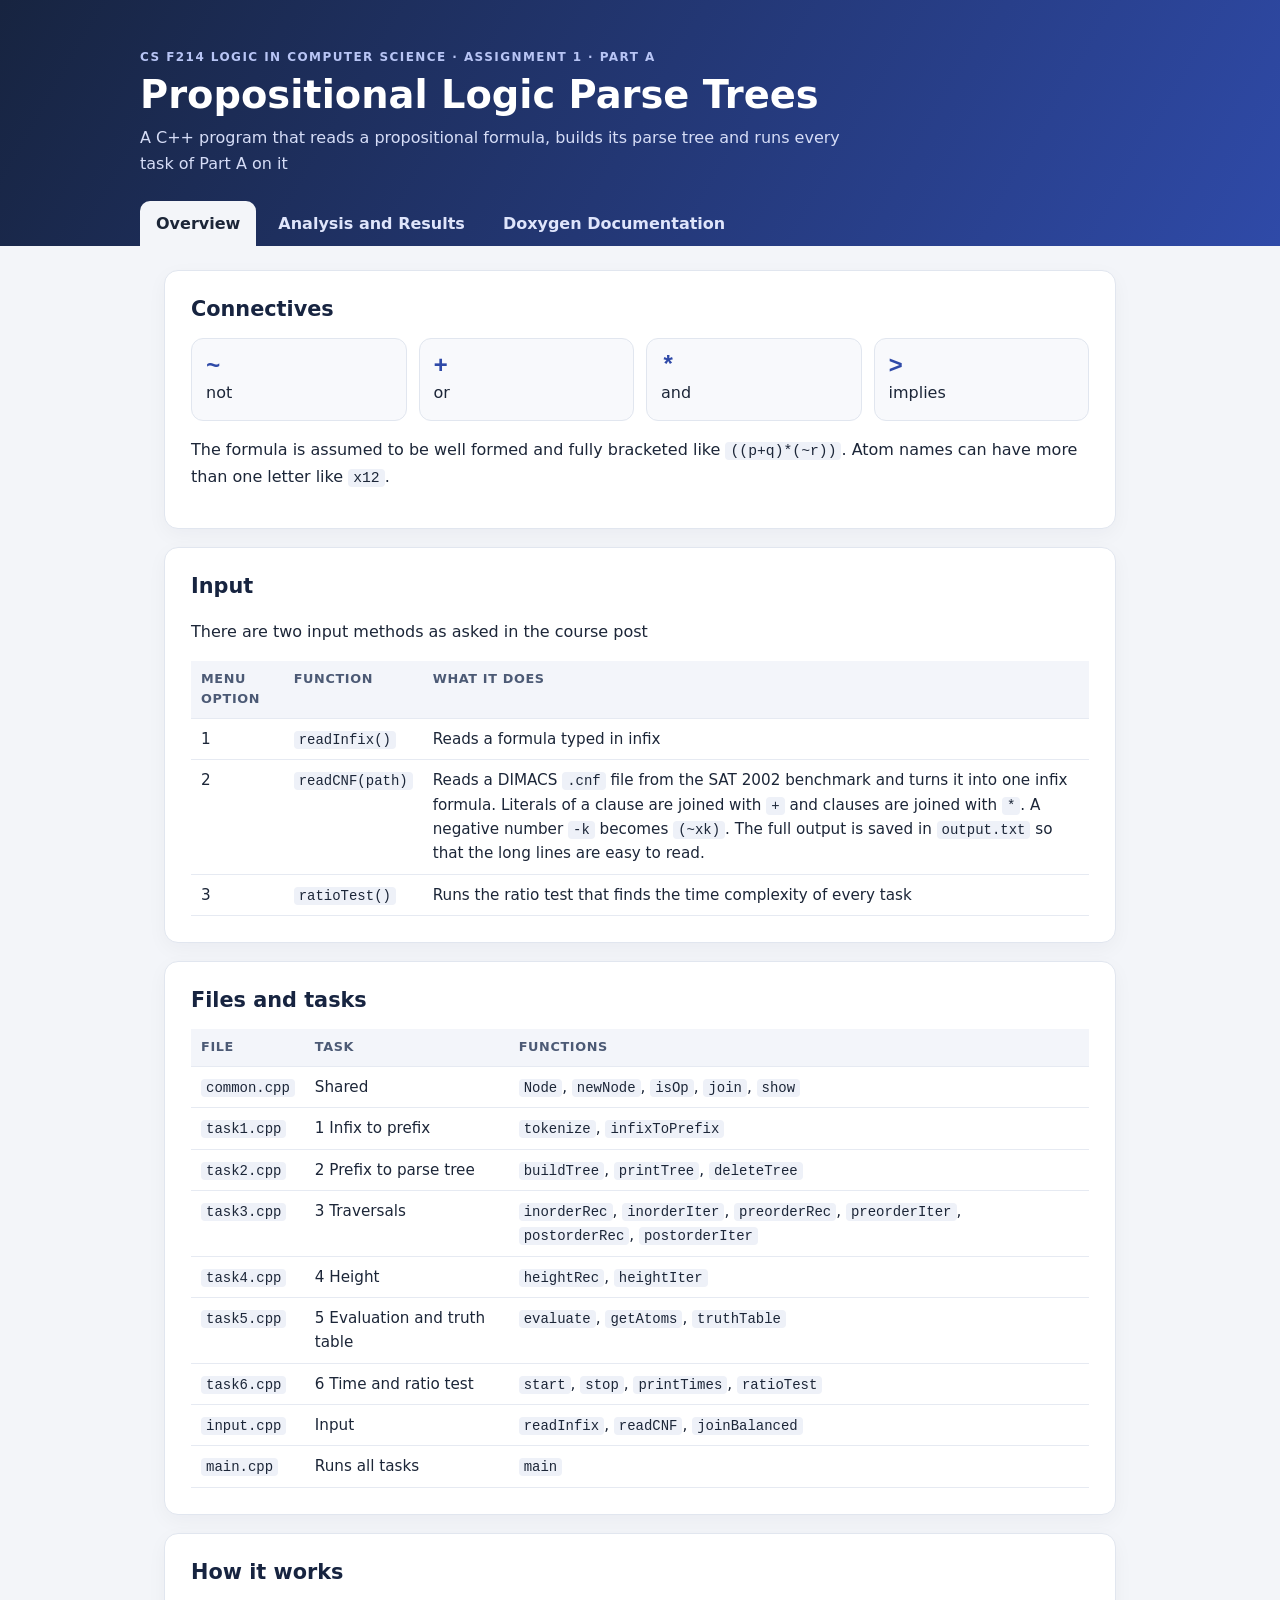
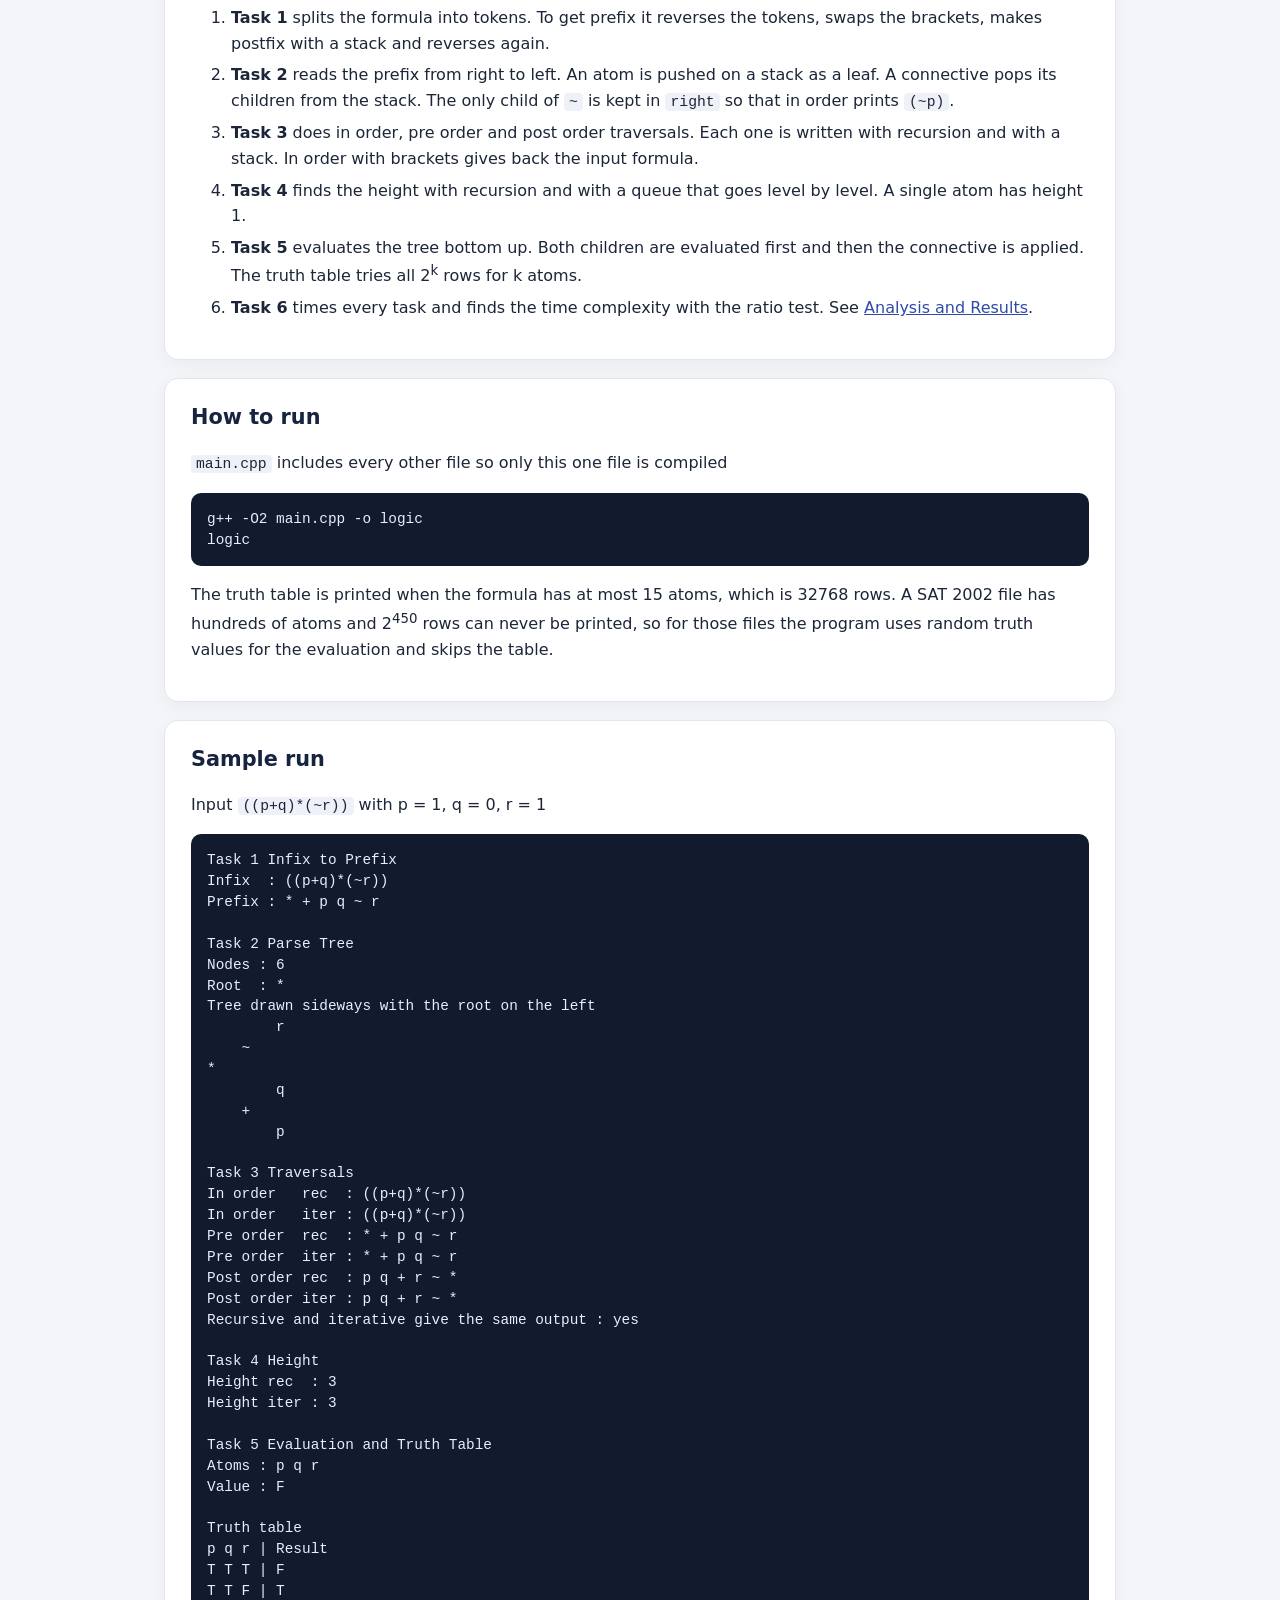
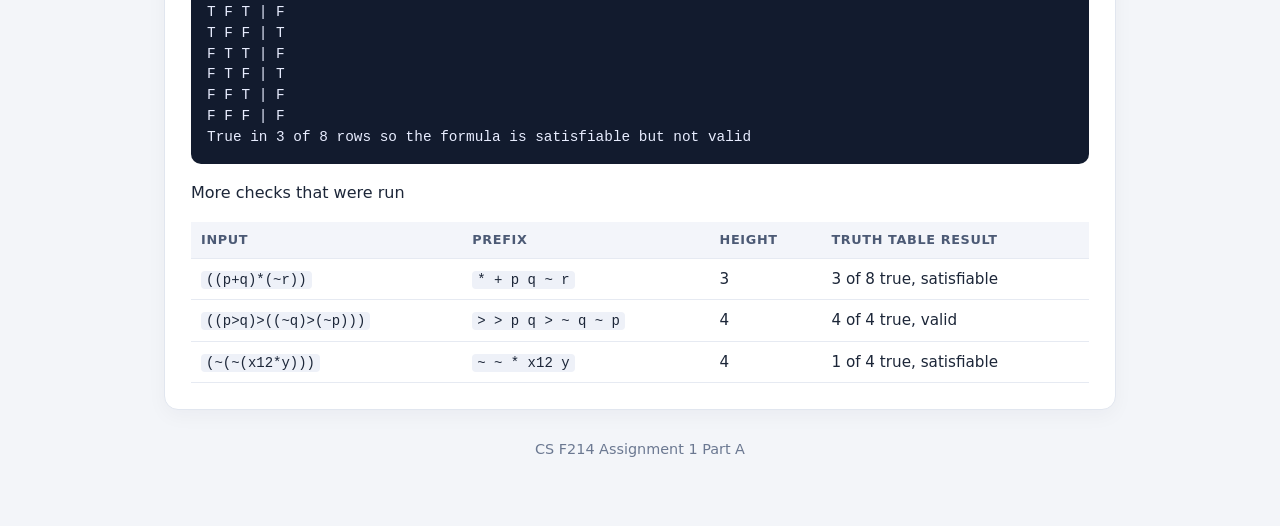
<file: index.html>
<!DOCTYPE html>
<html lang="en">
<head>
<meta charset="utf-8">
<meta name="viewport" content="width=device-width, initial-scale=1">
<title>CS F214 Assignment 1 Part A</title>
<link rel="stylesheet" href="style.css">
</head>
<body>

<header>
  <div class="tag">CS F214 Logic in Computer Science &middot; Assignment 1 &middot; Part A</div>
  <h1>Propositional Logic Parse Trees</h1>
  <p>A C++ program that reads a propositional formula, builds its parse tree and runs every task of Part A on it</p>
  <nav>
    <a class="active" href="index.html">Overview</a>
    <a href="analysis.html">Analysis and Results</a>
    <a href="../Doxygen_HTML/html/index.html">Doxygen Documentation</a>
  </nav>
</header>

<main>

<section>
  <h2>Connectives</h2>
  <div class="cards">
    <div class="card"><div class="sym">~</div>not</div>
    <div class="card"><div class="sym">+</div>or</div>
    <div class="card"><div class="sym">*</div>and</div>
    <div class="card"><div class="sym">&gt;</div>implies</div>
  </div>
  <p>The formula is assumed to be well formed and fully bracketed like <code>((p+q)*(~r))</code>. Atom names can have more than one letter like <code>x12</code>.</p>
</section>

<section>
  <h2>Input</h2>
  <p>There are two input methods as asked in the course post</p>
  <table>
    <tr><th>Menu option</th><th>Function</th><th>What it does</th></tr>
    <tr><td>1</td><td><code>readInfix()</code></td><td>Reads a formula typed in infix</td></tr>
    <tr><td>2</td><td><code>readCNF(path)</code></td><td>Reads a DIMACS <code>.cnf</code> file from the SAT 2002 benchmark and turns it into one infix formula. Literals of a clause are joined with <code>+</code> and clauses are joined with <code>*</code>. A negative number <code>-k</code> becomes <code>(~xk)</code>. The full output is saved in <code>output.txt</code> so that the long lines are easy to read.</td></tr>
    <tr><td>3</td><td><code>ratioTest()</code></td><td>Runs the ratio test that finds the time complexity of every task</td></tr>
  </table>
</section>

<section>
  <h2>Files and tasks</h2>
  <table>
    <tr><th>File</th><th>Task</th><th>Functions</th></tr>
    <tr><td><code>common.cpp</code></td><td>Shared</td><td><code>Node</code>, <code>newNode</code>, <code>isOp</code>, <code>join</code>, <code>show</code></td></tr>
    <tr><td><code>task1.cpp</code></td><td>1 Infix to prefix</td><td><code>tokenize</code>, <code>infixToPrefix</code></td></tr>
    <tr><td><code>task2.cpp</code></td><td>2 Prefix to parse tree</td><td><code>buildTree</code>, <code>printTree</code>, <code>deleteTree</code></td></tr>
    <tr><td><code>task3.cpp</code></td><td>3 Traversals</td><td><code>inorderRec</code>, <code>inorderIter</code>, <code>preorderRec</code>, <code>preorderIter</code>, <code>postorderRec</code>, <code>postorderIter</code></td></tr>
    <tr><td><code>task4.cpp</code></td><td>4 Height</td><td><code>heightRec</code>, <code>heightIter</code></td></tr>
    <tr><td><code>task5.cpp</code></td><td>5 Evaluation and truth table</td><td><code>evaluate</code>, <code>getAtoms</code>, <code>truthTable</code></td></tr>
    <tr><td><code>task6.cpp</code></td><td>6 Time and ratio test</td><td><code>start</code>, <code>stop</code>, <code>printTimes</code>, <code>ratioTest</code></td></tr>
    <tr><td><code>input.cpp</code></td><td>Input</td><td><code>readInfix</code>, <code>readCNF</code>, <code>joinBalanced</code></td></tr>
    <tr><td><code>main.cpp</code></td><td>Runs all tasks</td><td><code>main</code></td></tr>
  </table>
</section>

<section>
  <h2>How it works</h2>
  <ol>
    <li><b>Task 1</b> splits the formula into tokens. To get prefix it reverses the tokens, swaps the brackets, makes postfix with a stack and reverses again.</li>
    <li><b>Task 2</b> reads the prefix from right to left. An atom is pushed on a stack as a leaf. A connective pops its children from the stack. The only child of <code>~</code> is kept in <code>right</code> so that in order prints <code>(~p)</code>.</li>
    <li><b>Task 3</b> does in order, pre order and post order traversals. Each one is written with recursion and with a stack. In order with brackets gives back the input formula.</li>
    <li><b>Task 4</b> finds the height with recursion and with a queue that goes level by level. A single atom has height 1.</li>
    <li><b>Task 5</b> evaluates the tree bottom up. Both children are evaluated first and then the connective is applied. The truth table tries all 2<sup>k</sup> rows for k atoms.</li>
    <li><b>Task 6</b> times every task and finds the time complexity with the ratio test. See <a href="analysis.html">Analysis and Results</a>.</li>
  </ol>
</section>

<section>
  <h2>How to run</h2>
  <p><code>main.cpp</code> includes every other file so only this one file is compiled</p>
<pre>g++ -O2 main.cpp -o logic
logic</pre>
  <p>The truth table is printed when the formula has at most 15 atoms, which is 32768 rows. A SAT 2002 file has hundreds of atoms and 2<sup>450</sup> rows can never be printed, so for those files the program uses random truth values for the evaluation and skips the table.</p>
</section>

<section>
  <h2>Sample run</h2>
  <p>Input <code>((p+q)*(~r))</code> with p = 1, q = 0, r = 1</p>
<pre>Task 1 Infix to Prefix
Infix  : ((p+q)*(~r))
Prefix : * + p q ~ r

Task 2 Parse Tree
Nodes : 6
Root  : *
Tree drawn sideways with the root on the left
        r
    ~
*
        q
    +
        p

Task 3 Traversals
In order   rec  : ((p+q)*(~r))
In order   iter : ((p+q)*(~r))
Pre order  rec  : * + p q ~ r
Pre order  iter : * + p q ~ r
Post order rec  : p q + r ~ *
Post order iter : p q + r ~ *
Recursive and iterative give the same output : yes

Task 4 Height
Height rec  : 3
Height iter : 3

Task 5 Evaluation and Truth Table
Atoms : p q r
Value : F

Truth table
p q r | Result
T T T | F
T T F | T
T F T | F
T F F | T
F T T | F
F T F | T
F F T | F
F F F | F
True in 3 of 8 rows so the formula is satisfiable but not valid</pre>
  <p>More checks that were run</p>
  <table>
    <tr><th>Input</th><th>Prefix</th><th>Height</th><th>Truth table result</th></tr>
    <tr><td><code>((p+q)*(~r))</code></td><td><code>* + p q ~ r</code></td><td>3</td><td>3 of 8 true, satisfiable</td></tr>
    <tr><td><code>((p&gt;q)&gt;((~q)&gt;(~p)))</code></td><td><code>&gt; &gt; p q &gt; ~ q ~ p</code></td><td>4</td><td>4 of 4 true, valid</td></tr>
    <tr><td><code>(~(~(x12*y)))</code></td><td><code>~ ~ * x12 y</code></td><td>4</td><td>1 of 4 true, satisfiable</td></tr>
  </table>
</section>

<footer>CS F214 Assignment 1 Part A</footer>
</main>
</body>
</html>
</file>
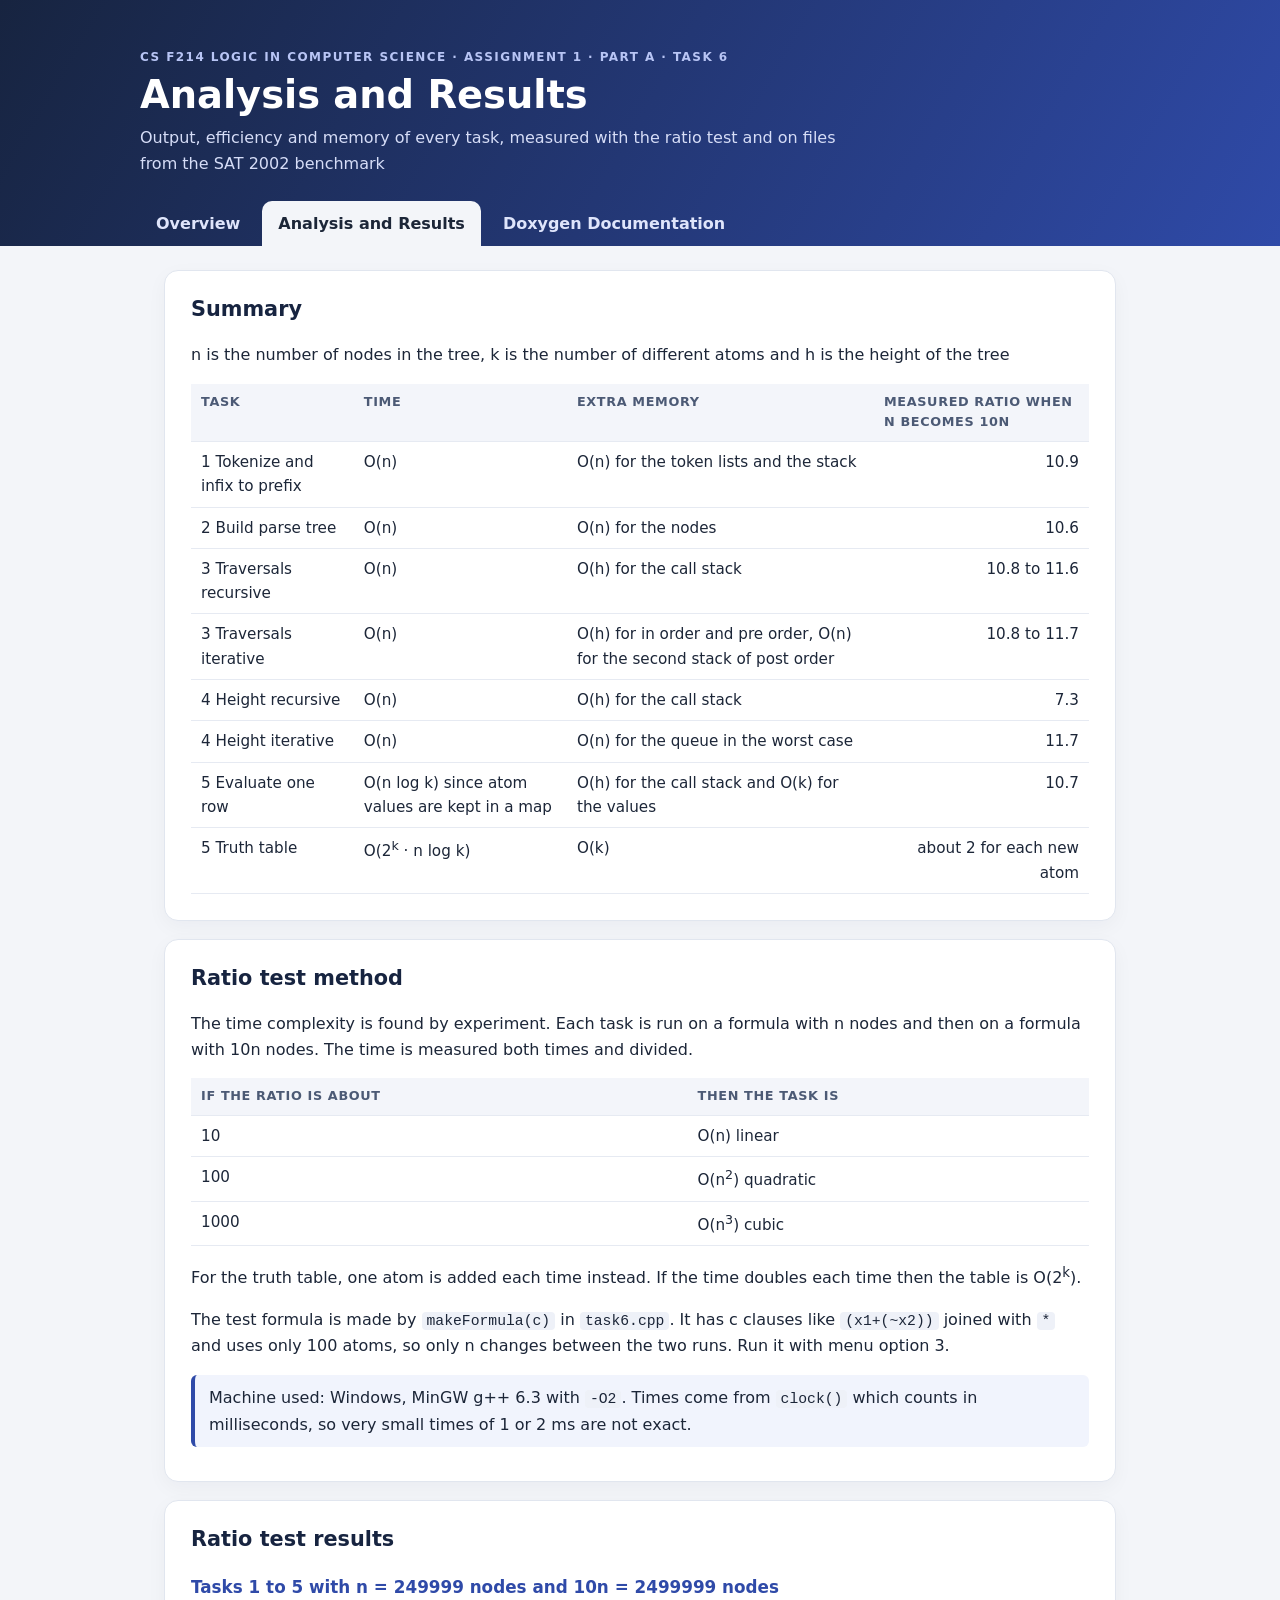
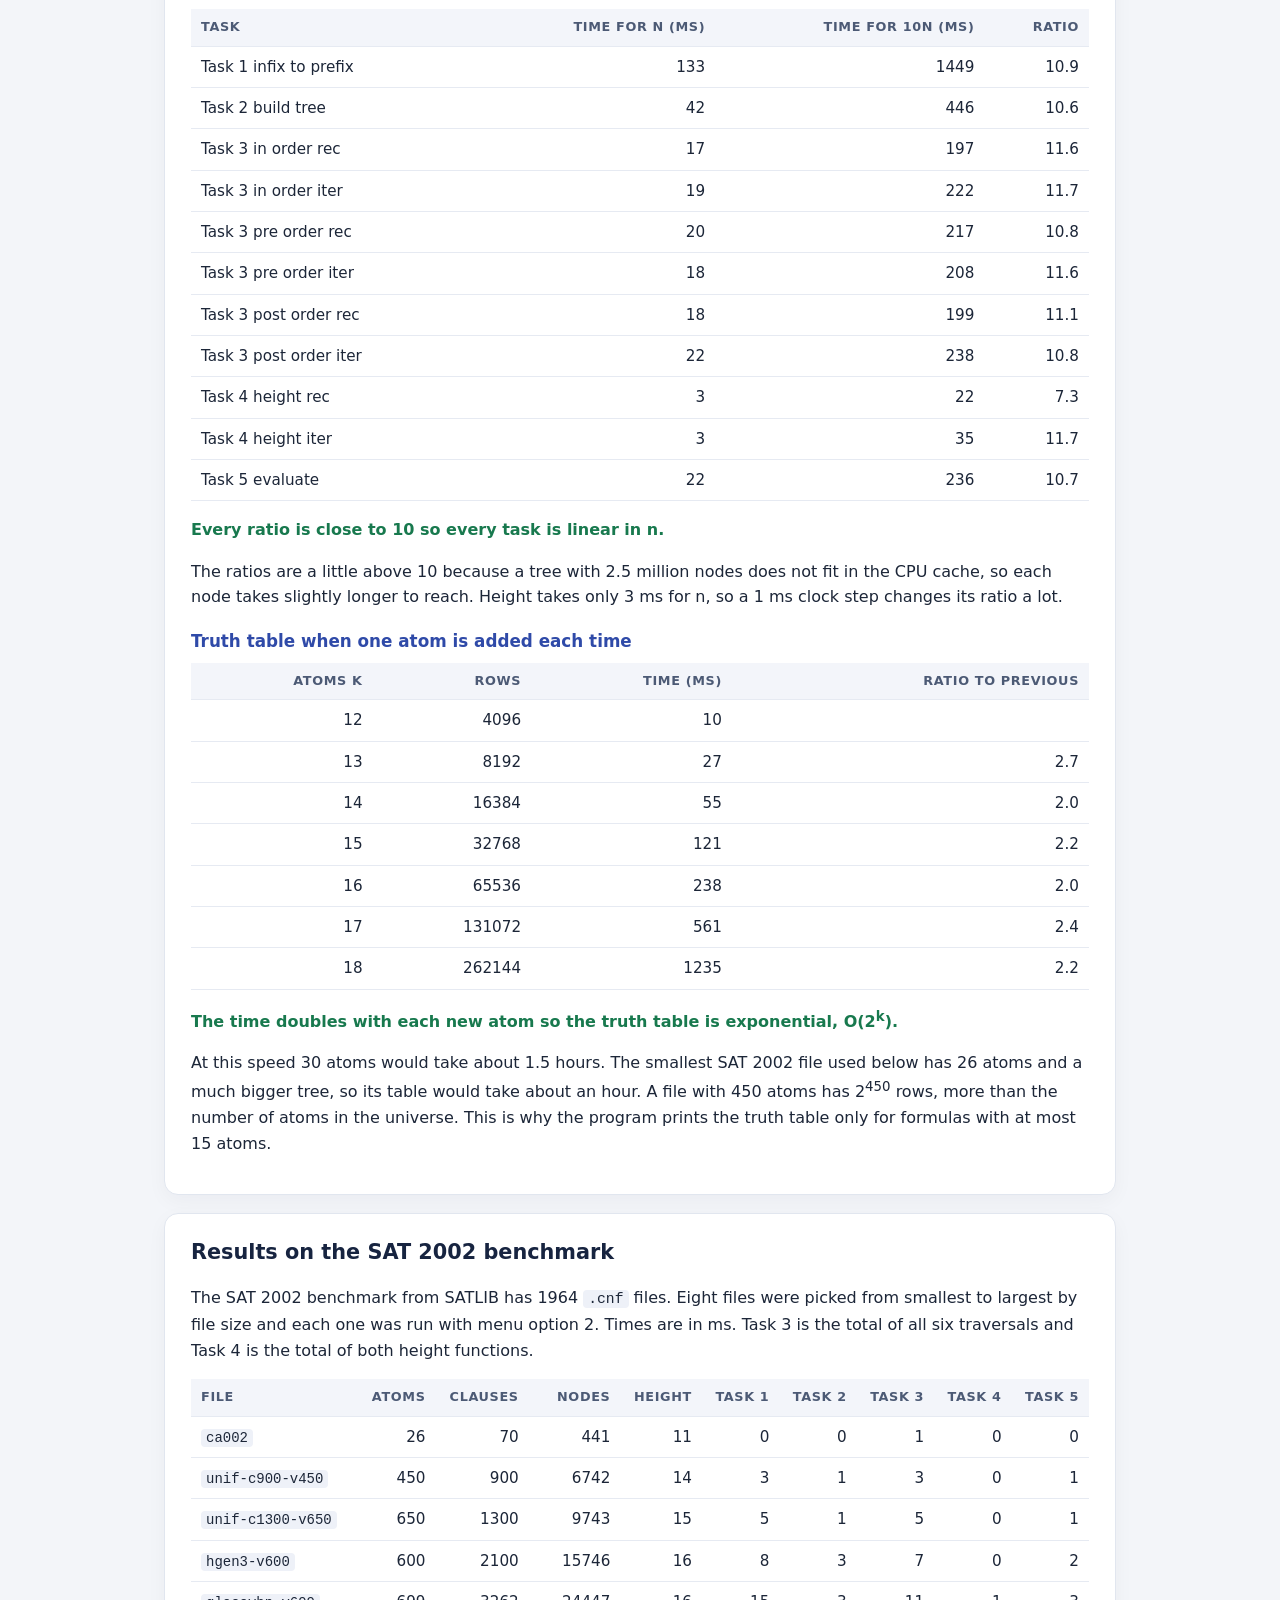
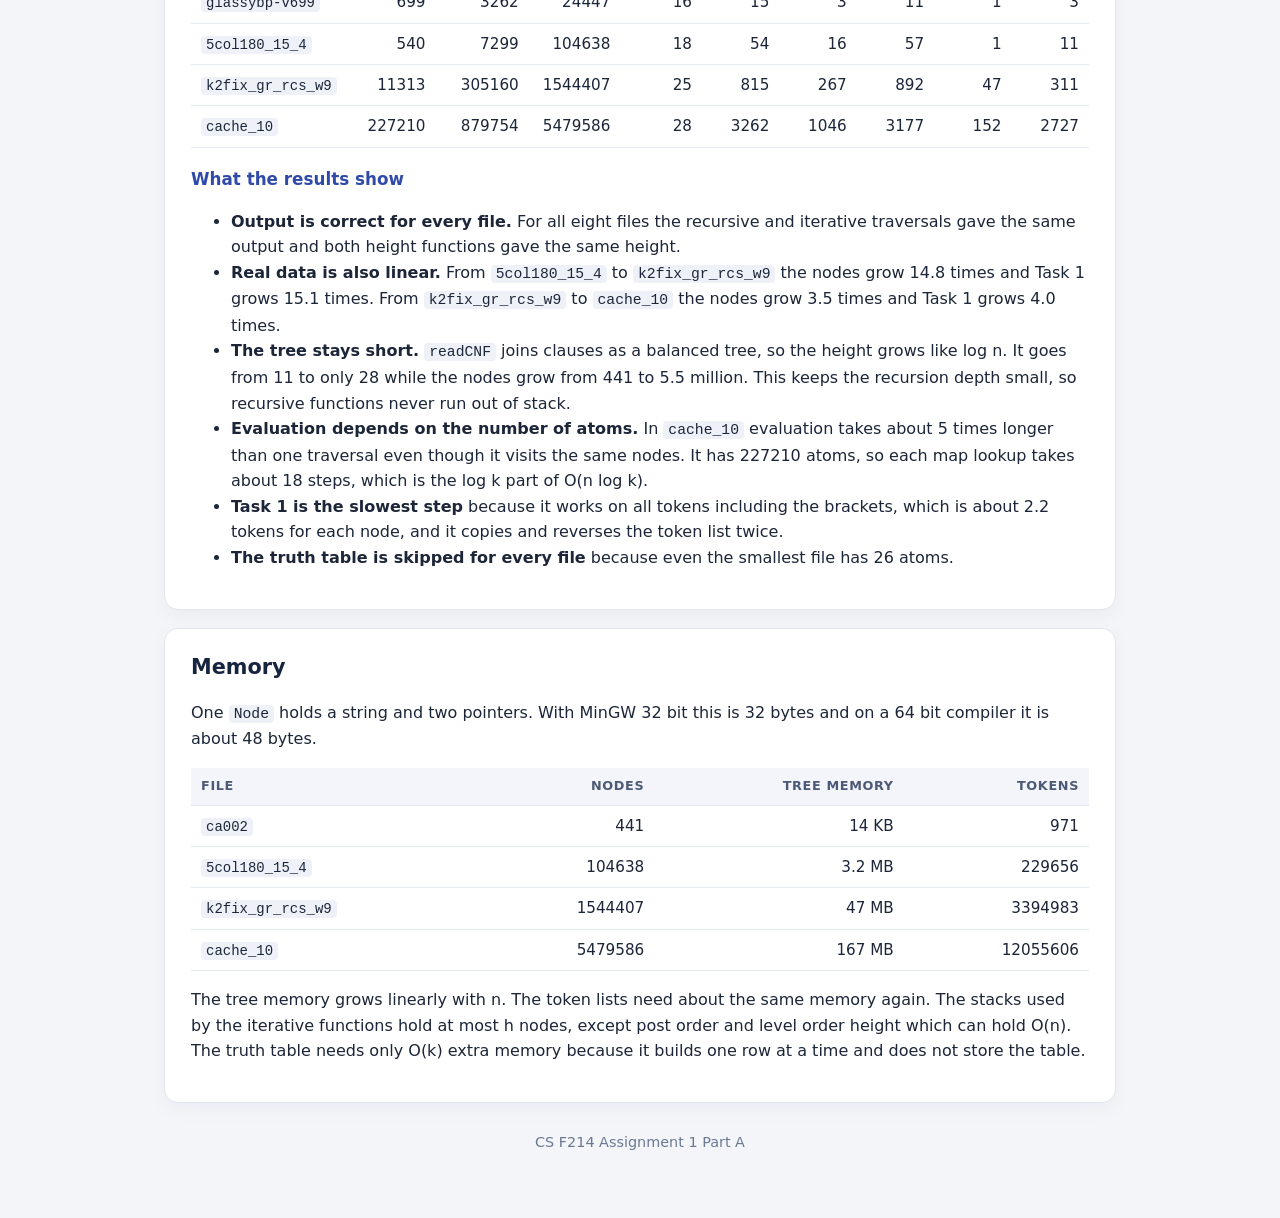
<file: analysis.html>
<!DOCTYPE html>
<html lang="en">
<head>
<meta charset="utf-8">
<meta name="viewport" content="width=device-width, initial-scale=1">
<title>CS F214 Assignment 1 Part A Analysis</title>
<link rel="stylesheet" href="style.css">
</head>
<body>

<header>
  <div class="tag">CS F214 Logic in Computer Science &middot; Assignment 1 &middot; Part A &middot; Task 6</div>
  <h1>Analysis and Results</h1>
  <p>Output, efficiency and memory of every task, measured with the ratio test and on files from the SAT 2002 benchmark</p>
  <nav>
    <a href="index.html">Overview</a>
    <a class="active" href="analysis.html">Analysis and Results</a>
    <a href="../Doxygen_HTML/html/index.html">Doxygen Documentation</a>
  </nav>
</header>

<main>

<section>
  <h2>Summary</h2>
  <p>n is the number of nodes in the tree, k is the number of different atoms and h is the height of the tree</p>
  <table>
    <tr><th>Task</th><th>Time</th><th>Extra memory</th><th>Measured ratio when n becomes 10n</th></tr>
    <tr><td>1 Tokenize and infix to prefix</td><td>O(n)</td><td>O(n) for the token lists and the stack</td><td class="num">10.9</td></tr>
    <tr><td>2 Build parse tree</td><td>O(n)</td><td>O(n) for the nodes</td><td class="num">10.6</td></tr>
    <tr><td>3 Traversals recursive</td><td>O(n)</td><td>O(h) for the call stack</td><td class="num">10.8 to 11.6</td></tr>
    <tr><td>3 Traversals iterative</td><td>O(n)</td><td>O(h) for in order and pre order, O(n) for the second stack of post order</td><td class="num">10.8 to 11.7</td></tr>
    <tr><td>4 Height recursive</td><td>O(n)</td><td>O(h) for the call stack</td><td class="num">7.3</td></tr>
    <tr><td>4 Height iterative</td><td>O(n)</td><td>O(n) for the queue in the worst case</td><td class="num">11.7</td></tr>
    <tr><td>5 Evaluate one row</td><td>O(n log k) since atom values are kept in a map</td><td>O(h) for the call stack and O(k) for the values</td><td class="num">10.7</td></tr>
    <tr><td>5 Truth table</td><td>O(2<sup>k</sup> &middot; n log k)</td><td>O(k)</td><td class="num">about 2 for each new atom</td></tr>
  </table>
</section>

<section>
  <h2>Ratio test method</h2>
  <p>The time complexity is found by experiment. Each task is run on a formula with n nodes and then on a formula with 10n nodes. The time is measured both times and divided.</p>
  <table>
    <tr><th>If the ratio is about</th><th>Then the task is</th></tr>
    <tr><td>10</td><td>O(n) linear</td></tr>
    <tr><td>100</td><td>O(n<sup>2</sup>) quadratic</td></tr>
    <tr><td>1000</td><td>O(n<sup>3</sup>) cubic</td></tr>
  </table>
  <p>For the truth table, one atom is added each time instead. If the time doubles each time then the table is O(2<sup>k</sup>).</p>
  <p>The test formula is made by <code>makeFormula(c)</code> in <code>task6.cpp</code>. It has c clauses like <code>(x1+(~x2))</code> joined with <code>*</code> and uses only 100 atoms, so only n changes between the two runs. Run it with menu option 3.</p>
  <div class="note">Machine used: Windows, MinGW g++ 6.3 with <code>-O2</code>. Times come from <code>clock()</code> which counts in milliseconds, so very small times of 1 or 2 ms are not exact.</div>
</section>

<section>
  <h2>Ratio test results</h2>
  <h3>Tasks 1 to 5 with n = 249999 nodes and 10n = 2499999 nodes</h3>
  <table>
    <tr><th>Task</th><th class="num">Time for n (ms)</th><th class="num">Time for 10n (ms)</th><th class="num">Ratio</th></tr>
    <tr><td>Task 1 infix to prefix</td><td class="num">133</td><td class="num">1449</td><td class="num">10.9</td></tr>
    <tr><td>Task 2 build tree</td><td class="num">42</td><td class="num">446</td><td class="num">10.6</td></tr>
    <tr><td>Task 3 in order rec</td><td class="num">17</td><td class="num">197</td><td class="num">11.6</td></tr>
    <tr><td>Task 3 in order iter</td><td class="num">19</td><td class="num">222</td><td class="num">11.7</td></tr>
    <tr><td>Task 3 pre order rec</td><td class="num">20</td><td class="num">217</td><td class="num">10.8</td></tr>
    <tr><td>Task 3 pre order iter</td><td class="num">18</td><td class="num">208</td><td class="num">11.6</td></tr>
    <tr><td>Task 3 post order rec</td><td class="num">18</td><td class="num">199</td><td class="num">11.1</td></tr>
    <tr><td>Task 3 post order iter</td><td class="num">22</td><td class="num">238</td><td class="num">10.8</td></tr>
    <tr><td>Task 4 height rec</td><td class="num">3</td><td class="num">22</td><td class="num">7.3</td></tr>
    <tr><td>Task 4 height iter</td><td class="num">3</td><td class="num">35</td><td class="num">11.7</td></tr>
    <tr><td>Task 5 evaluate</td><td class="num">22</td><td class="num">236</td><td class="num">10.7</td></tr>
  </table>
  <p class="good">Every ratio is close to 10 so every task is linear in n.</p>
  <p>The ratios are a little above 10 because a tree with 2.5 million nodes does not fit in the CPU cache, so each node takes slightly longer to reach. Height takes only 3 ms for n, so a 1 ms clock step changes its ratio a lot.</p>

  <h3>Truth table when one atom is added each time</h3>
  <table>
    <tr><th class="num">Atoms k</th><th class="num">Rows</th><th class="num">Time (ms)</th><th class="num">Ratio to previous</th></tr>
    <tr><td class="num">12</td><td class="num">4096</td><td class="num">10</td><td class="num"></td></tr>
    <tr><td class="num">13</td><td class="num">8192</td><td class="num">27</td><td class="num">2.7</td></tr>
    <tr><td class="num">14</td><td class="num">16384</td><td class="num">55</td><td class="num">2.0</td></tr>
    <tr><td class="num">15</td><td class="num">32768</td><td class="num">121</td><td class="num">2.2</td></tr>
    <tr><td class="num">16</td><td class="num">65536</td><td class="num">238</td><td class="num">2.0</td></tr>
    <tr><td class="num">17</td><td class="num">131072</td><td class="num">561</td><td class="num">2.4</td></tr>
    <tr><td class="num">18</td><td class="num">262144</td><td class="num">1235</td><td class="num">2.2</td></tr>
  </table>
  <p class="good">The time doubles with each new atom so the truth table is exponential, O(2<sup>k</sup>).</p>
  <p>At this speed 30 atoms would take about 1.5 hours. The smallest SAT 2002 file used below has 26 atoms and a much bigger tree, so its table would take about an hour. A file with 450 atoms has 2<sup>450</sup> rows, more than the number of atoms in the universe. This is why the program prints the truth table only for formulas with at most 15 atoms.</p>
</section>

<section>
  <h2>Results on the SAT 2002 benchmark</h2>
  <p>The SAT 2002 benchmark from SATLIB has 1964 <code>.cnf</code> files. Eight files were picked from smallest to largest by file size and each one was run with menu option 2. Times are in ms. Task 3 is the total of all six traversals and Task 4 is the total of both height functions.</p>
  <table>
    <tr><th>File</th><th class="num">Atoms</th><th class="num">Clauses</th><th class="num">Nodes</th><th class="num">Height</th><th class="num">Task 1</th><th class="num">Task 2</th><th class="num">Task 3</th><th class="num">Task 4</th><th class="num">Task 5</th></tr>
    <tr><td><code>ca002</code></td><td class="num">26</td><td class="num">70</td><td class="num">441</td><td class="num">11</td><td class="num">0</td><td class="num">0</td><td class="num">1</td><td class="num">0</td><td class="num">0</td></tr>
    <tr><td><code>unif-c900-v450</code></td><td class="num">450</td><td class="num">900</td><td class="num">6742</td><td class="num">14</td><td class="num">3</td><td class="num">1</td><td class="num">3</td><td class="num">0</td><td class="num">1</td></tr>
    <tr><td><code>unif-c1300-v650</code></td><td class="num">650</td><td class="num">1300</td><td class="num">9743</td><td class="num">15</td><td class="num">5</td><td class="num">1</td><td class="num">5</td><td class="num">0</td><td class="num">1</td></tr>
    <tr><td><code>hgen3-v600</code></td><td class="num">600</td><td class="num">2100</td><td class="num">15746</td><td class="num">16</td><td class="num">8</td><td class="num">3</td><td class="num">7</td><td class="num">0</td><td class="num">2</td></tr>
    <tr><td><code>glassybp-v699</code></td><td class="num">699</td><td class="num">3262</td><td class="num">24447</td><td class="num">16</td><td class="num">15</td><td class="num">3</td><td class="num">11</td><td class="num">1</td><td class="num">3</td></tr>
    <tr><td><code>5col180_15_4</code></td><td class="num">540</td><td class="num">7299</td><td class="num">104638</td><td class="num">18</td><td class="num">54</td><td class="num">16</td><td class="num">57</td><td class="num">1</td><td class="num">11</td></tr>
    <tr><td><code>k2fix_gr_rcs_w9</code></td><td class="num">11313</td><td class="num">305160</td><td class="num">1544407</td><td class="num">25</td><td class="num">815</td><td class="num">267</td><td class="num">892</td><td class="num">47</td><td class="num">311</td></tr>
    <tr><td><code>cache_10</code></td><td class="num">227210</td><td class="num">879754</td><td class="num">5479586</td><td class="num">28</td><td class="num">3262</td><td class="num">1046</td><td class="num">3177</td><td class="num">152</td><td class="num">2727</td></tr>
  </table>
  <h3>What the results show</h3>
  <ul>
    <li><b>Output is correct for every file.</b> For all eight files the recursive and iterative traversals gave the same output and both height functions gave the same height.</li>
    <li><b>Real data is also linear.</b> From <code>5col180_15_4</code> to <code>k2fix_gr_rcs_w9</code> the nodes grow 14.8 times and Task 1 grows 15.1 times. From <code>k2fix_gr_rcs_w9</code> to <code>cache_10</code> the nodes grow 3.5 times and Task 1 grows 4.0 times.</li>
    <li><b>The tree stays short.</b> <code>readCNF</code> joins clauses as a balanced tree, so the height grows like log n. It goes from 11 to only 28 while the nodes grow from 441 to 5.5 million. This keeps the recursion depth small, so recursive functions never run out of stack.</li>
    <li><b>Evaluation depends on the number of atoms.</b> In <code>cache_10</code> evaluation takes about 5 times longer than one traversal even though it visits the same nodes. It has 227210 atoms, so each map lookup takes about 18 steps, which is the log k part of O(n log k).</li>
    <li><b>Task 1 is the slowest step</b> because it works on all tokens including the brackets, which is about 2.2 tokens for each node, and it copies and reverses the token list twice.</li>
    <li><b>The truth table is skipped for every file</b> because even the smallest file has 26 atoms.</li>
  </ul>
</section>

<section>
  <h2>Memory</h2>
  <p>One <code>Node</code> holds a string and two pointers. With MinGW 32 bit this is 32 bytes and on a 64 bit compiler it is about 48 bytes.</p>
  <table>
    <tr><th>File</th><th class="num">Nodes</th><th class="num">Tree memory</th><th class="num">Tokens</th></tr>
    <tr><td><code>ca002</code></td><td class="num">441</td><td class="num">14 KB</td><td class="num">971</td></tr>
    <tr><td><code>5col180_15_4</code></td><td class="num">104638</td><td class="num">3.2 MB</td><td class="num">229656</td></tr>
    <tr><td><code>k2fix_gr_rcs_w9</code></td><td class="num">1544407</td><td class="num">47 MB</td><td class="num">3394983</td></tr>
    <tr><td><code>cache_10</code></td><td class="num">5479586</td><td class="num">167 MB</td><td class="num">12055606</td></tr>
  </table>
  <p>The tree memory grows linearly with n. The token lists need about the same memory again. The stacks used by the iterative functions hold at most h nodes, except post order and level order height which can hold O(n). The truth table needs only O(k) extra memory because it builds one row at a time and does not store the table.</p>
</section>

<footer>CS F214 Assignment 1 Part A</footer>
</main>
</body>
</html>
</file>
<file: style.css>
* { box-sizing: border-box; }
body { margin: 0; background: #f3f5f9; color: #1c2638; font: 16px/1.6 "Segoe UI", system-ui, sans-serif; }
header { background: linear-gradient(120deg, #172440, #2f4aa8); color: #fff; padding: 48px max(24px, calc((100% - 1000px) / 2)) 0; }
header p { color: #d6ddf7; max-width: 700px; margin: 8px 0 24px; }
h1 { margin: 6px 0; font-size: 2.4rem; line-height: 1.15; }
.tag { text-transform: uppercase; letter-spacing: 0.12em; font-size: 0.75rem; font-weight: 700; color: #b8c5f5; }
nav { display: flex; gap: 6px; flex-wrap: wrap; }
nav a { color: #dfe5fb; text-decoration: none; padding: 10px 16px; border-radius: 10px 10px 0 0; font-weight: 600; }
nav a:hover { background: #ffffff1f; }
nav a.active { background: #f3f5f9; color: #1c2638; }
main { max-width: 1000px; margin: 24px auto 64px; padding: 0 24px; }
section { background: #fff; border: 1px solid #e1e6ef; border-radius: 14px; padding: 22px 26px; margin: 18px 0; box-shadow: 0 6px 20px #1c26380a; }
h2 { margin: 0 0 12px; font-size: 1.3rem; color: #172440; }
h3 { margin: 18px 0 8px; font-size: 1.05rem; color: #2f4aa8; }
.cards { display: grid; grid-template-columns: repeat(auto-fit, minmax(150px, 1fr)); gap: 12px; margin-bottom: 10px; }
.card { border: 1px solid #e1e6ef; border-radius: 12px; padding: 14px; background: #f8f9fc; }
.sym { font: 700 1.5rem Consolas, monospace; color: #2f4aa8; }
table { width: 100%; border-collapse: collapse; margin: 8px 0 4px; font-size: 0.95rem; }
th, td { text-align: left; padding: 8px 10px; border-bottom: 1px solid #e6eaf2; vertical-align: top; }
th { background: #f3f5fa; color: #4c5a75; font-size: 0.8rem; text-transform: uppercase; letter-spacing: 0.05em; }
td.num, th.num { text-align: right; font-variant-numeric: tabular-nums; }
code, pre { font-family: Consolas, "Courier New", monospace; }
code { background: #eef1f8; padding: 1px 5px; border-radius: 4px; font-size: 0.92em; }
pre { background: #121b2e; color: #e8edff; padding: 16px; border-radius: 10px; overflow-x: auto; font-size: 0.9rem; line-height: 1.45; }
.note { border-left: 4px solid #2f4aa8; background: #f1f4fd; padding: 10px 14px; border-radius: 6px; margin: 12px 0; }
.good { color: #18794e; font-weight: 600; }
ol li { margin: 6px 0; }
a { color: #2f4aa8; }
footer { text-align: center; color: #6b7891; font-size: 0.9rem; margin-top: 28px; }
</file>
